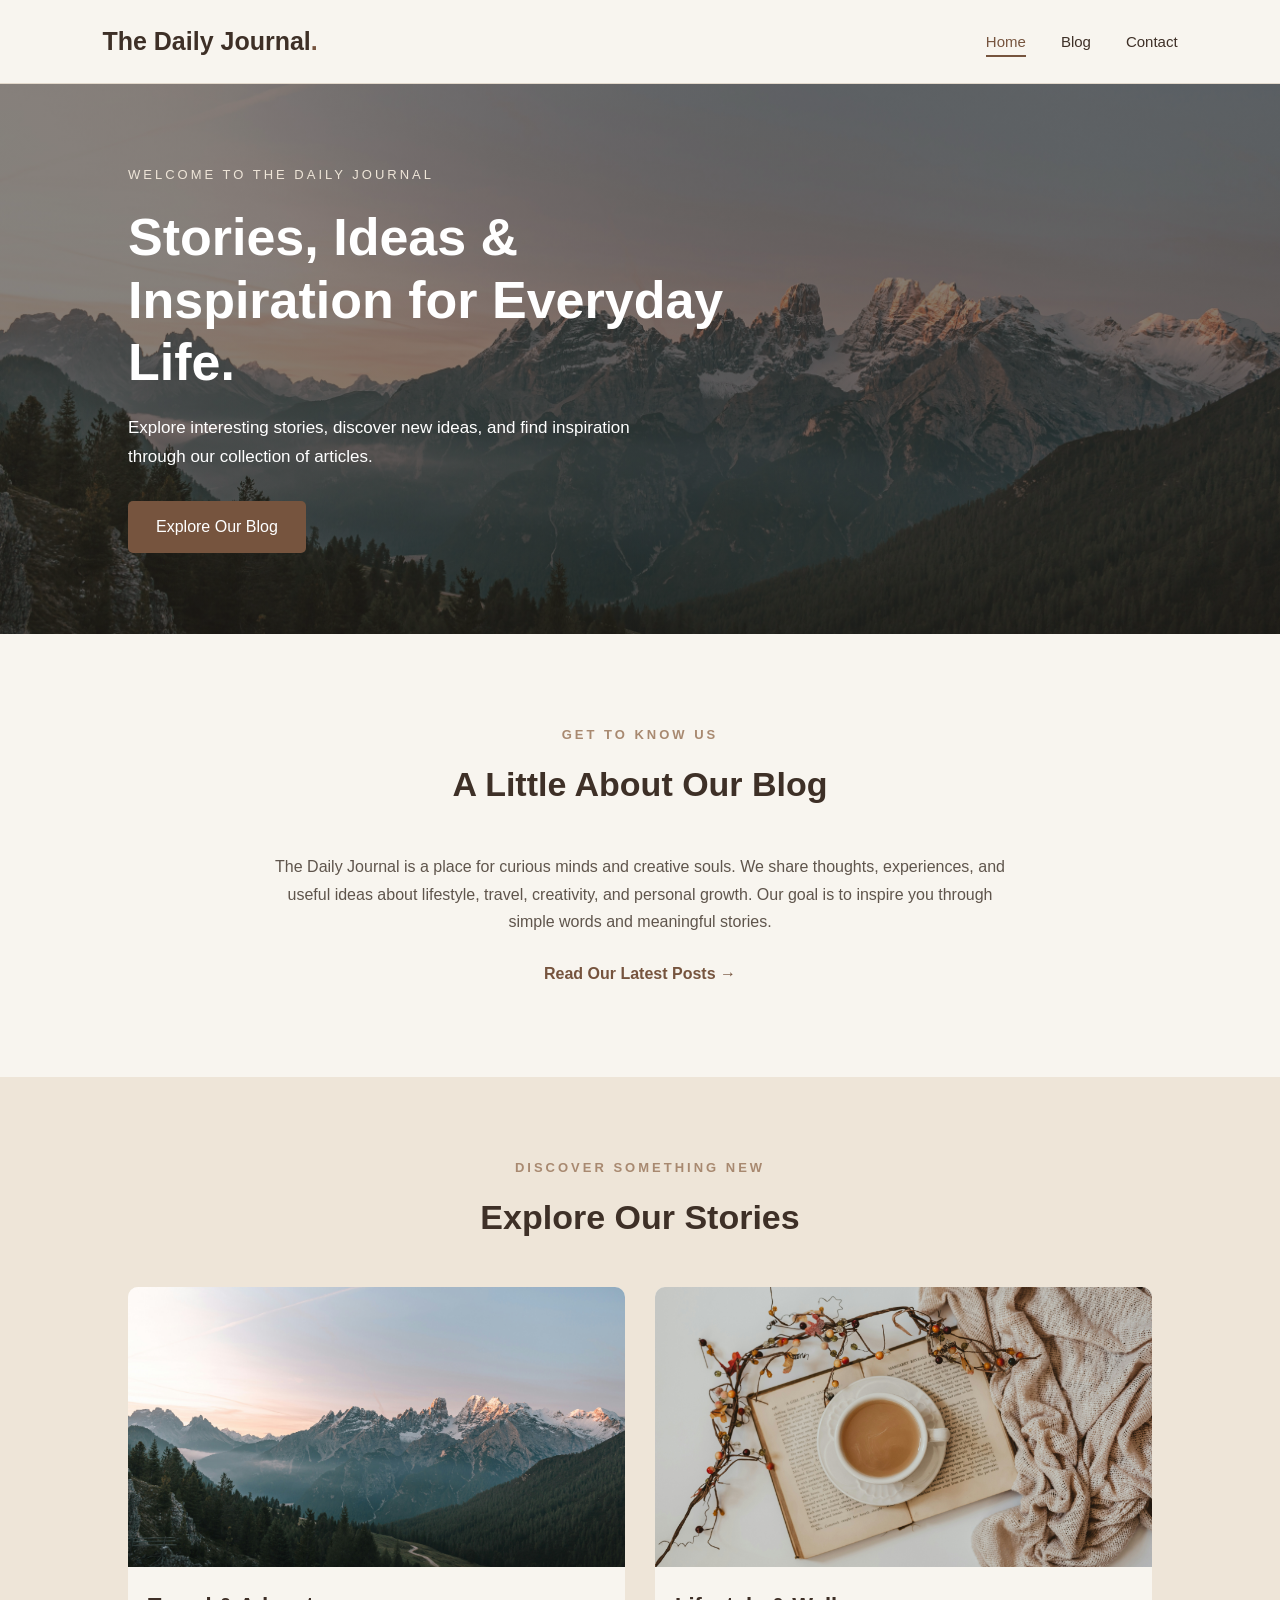
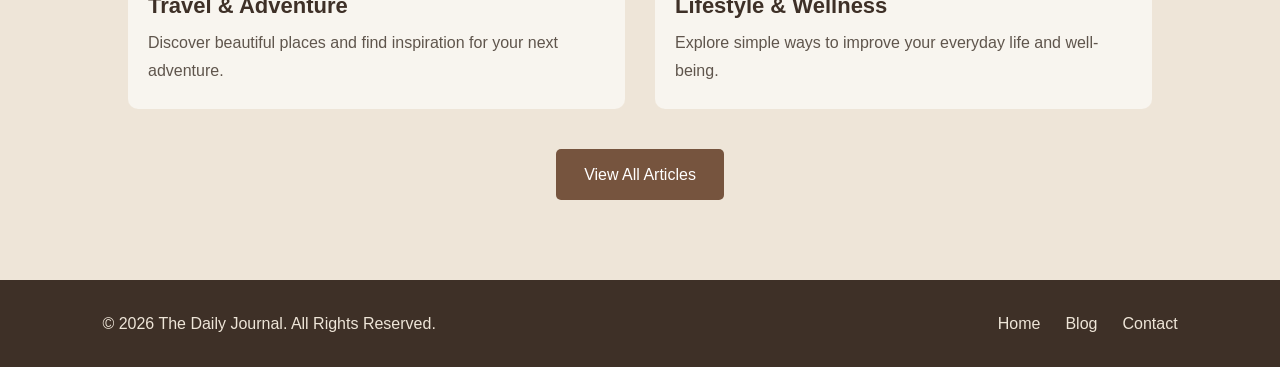
<file: index.html>
<!DOCTYPE html>
<html lang="en">

<head>
    <meta charset="UTF-8">
    <meta name="viewport" content="width=device-width, initial-scale=1.0">
    <title>Home | The Daily Journal</title>

    <link rel="stylesheet" href="style.css">
</head>

<body>

    <!-- Header -->
    <header class="header">

        <nav class="navbar">

            <a href="index.html" class="logo">The Daily Journal<span>.</span></a>

            <ul class="nav-links">
                <li><a href="index.html" class="active">Home</a></li>
                <li><a href="blog.html">Blog</a></li>
                <li><a href="contact.html">Contact</a></li>
            </ul>

        </nav>

    </header>


    <!-- Hero Section -->
    <section class="hero">

        <div class="hero-content">

            <p class="hero-subtitle">WELCOME TO THE DAILY JOURNAL</p>

            <h1>Stories, Ideas & Inspiration for Everyday Life.</h1>

            <p>
                Explore interesting stories, discover new ideas,
                and find inspiration through our collection of articles.
            </p>

            <a href="blog.html" class="btn">Explore Our Blog</a>

        </div>

    </section>


    <!-- Introduction Section -->
    <section class="intro">

        <div class="section-heading">
            <p class="subtitle">GET TO KNOW US</p>
            <h2>A Little About Our Blog</h2>
        </div>

        <p class="intro-text">
            The Daily Journal is a place for curious minds and creative souls.
            We share thoughts, experiences, and useful ideas about lifestyle,
            travel, creativity, and personal growth.

            Our goal is to inspire you through simple words and meaningful stories.
        </p>

        <a href="blog.html" class="text-link">Read Our Latest Posts →</a>

    </section>


    <!-- Featured Section -->
    <section class="featured">

        <div class="section-heading">
            <p class="subtitle">DISCOVER SOMETHING NEW</p>
            <h2>Explore Our Stories</h2>
        </div>

        <div class="featured-content">

            <div class="featured-card">
                <img src="images/img1.jpg" alt="Travel destination">

                <h3>Travel & Adventure</h3>

                <p>
                    Discover beautiful places and find inspiration
                    for your next adventure.
                </p>
            </div>

            <div class="featured-card">
                <img src="images/img2.jpg" alt="Lifestyle inspiration">

                <h3>Lifestyle & Wellness</h3>

                <p>
                    Explore simple ways to improve your everyday
                    life and well-being.
                </p>
            </div>

        </div>

        <a href="blog.html" class="btn">View All Articles</a>

    </section>


    <!-- Footer -->
    <footer class="footer">

        <p>© 2026 The Daily Journal. All Rights Reserved.</p>

        <div class="footer-links">
            <a href="index.html">Home</a>
            <a href="blog.html">Blog</a>
            <a href="contact.html">Contact</a>
        </div>

    </footer>

</body>
</html>
</file>
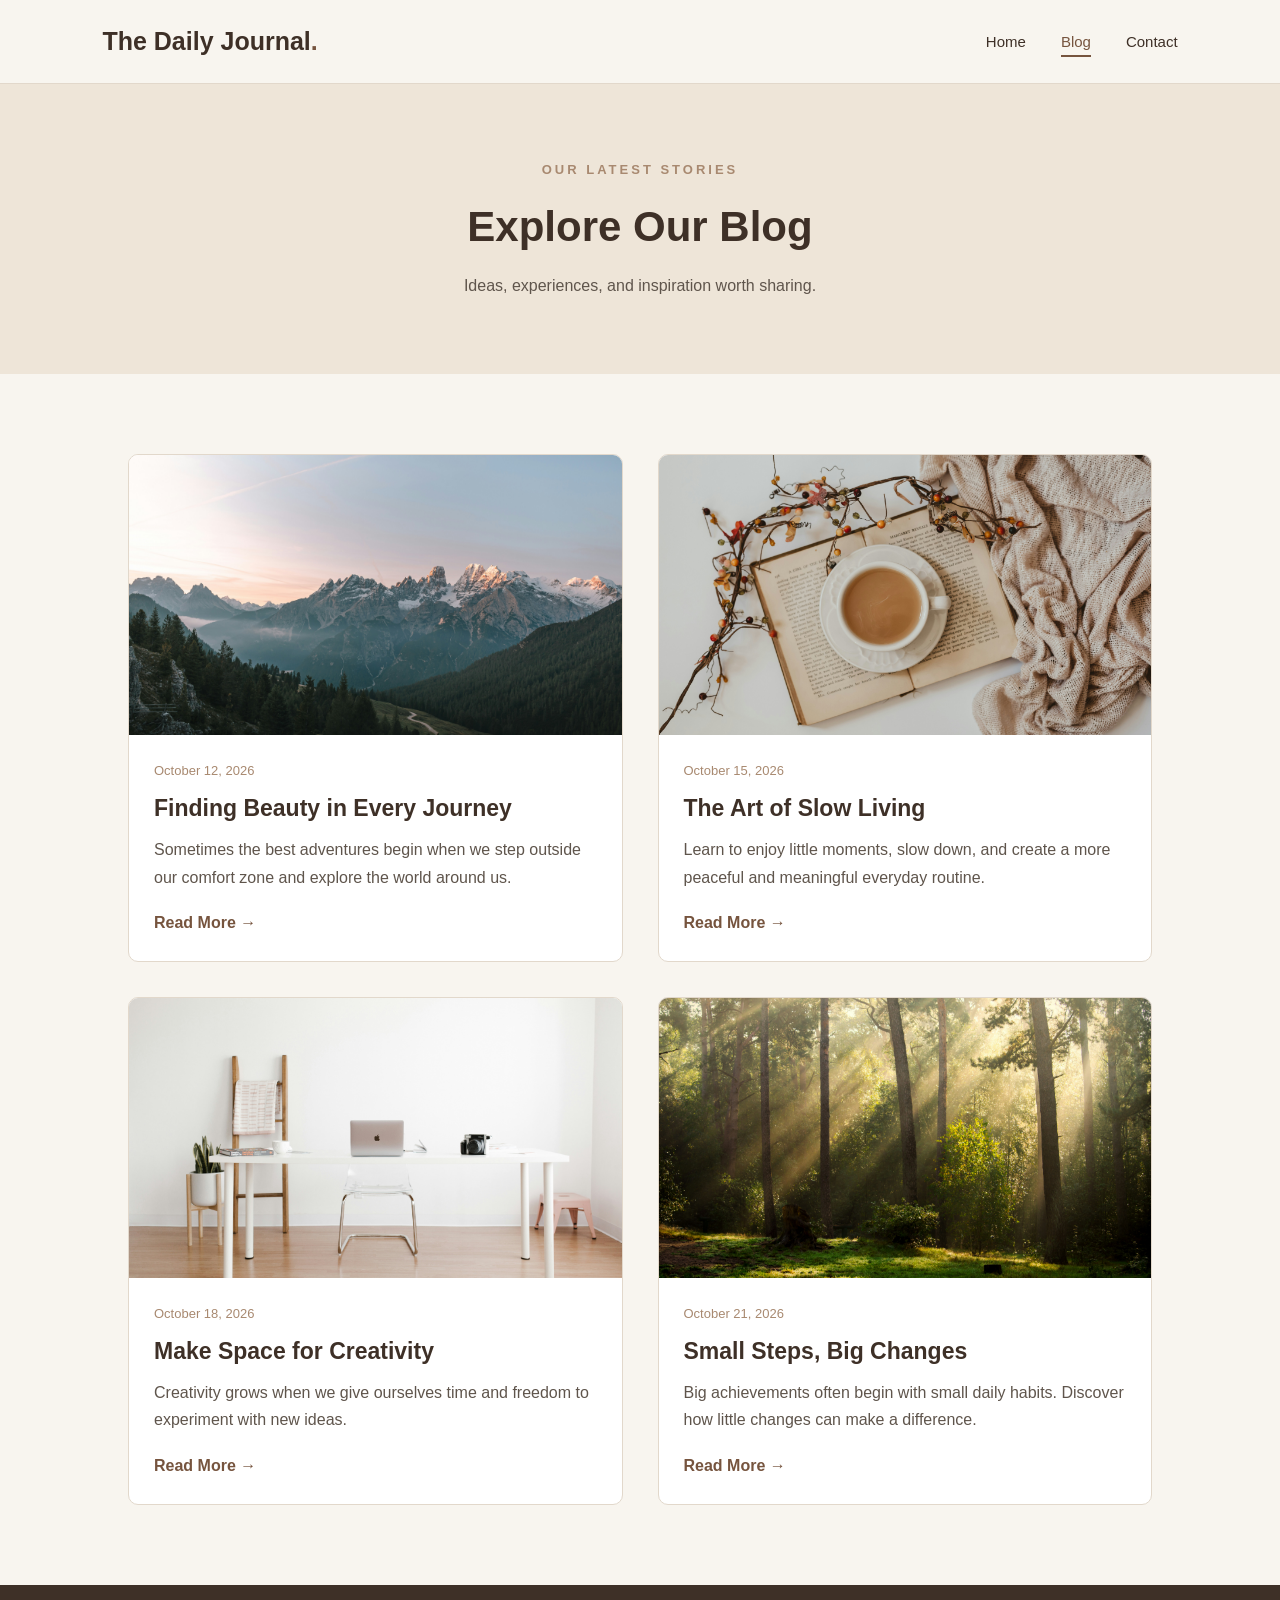
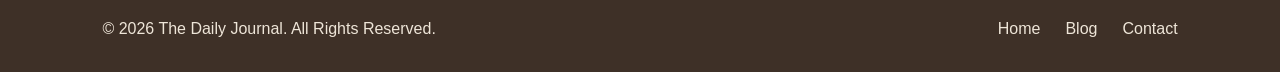
<file: blog.html>
<!DOCTYPE html>
<html lang="en">

<head>
    <meta charset="UTF-8">
    <meta name="viewport" content="width=device-width, initial-scale=1.0">
    <title>Blog | The Daily Journal</title>

    <link rel="stylesheet" href="style.css">
</head>

<body>

    <!-- Header -->
    <header class="header">

        <nav class="navbar">

            <a href="index.html" class="logo">The Daily Journal<span>.</span></a>

            <ul class="nav-links">
                <li><a href="index.html">Home</a></li>
                <li><a href="blog.html" class="active">Blog</a></li>
                <li><a href="contact.html">Contact</a></li>
            </ul>

        </nav>

    </header>


    <!-- Blog Hero -->
    <section class="page-hero">

        <p class="subtitle">OUR LATEST STORIES</p>

        <h1>Explore Our Blog</h1>

        <p>
            Ideas, experiences, and inspiration worth sharing.
        </p>

    </section>


    <!-- Blog Posts -->
    <section class="blog-section">

        <div class="blog-grid">

            <!-- Post 1 -->
            <article class="blog-card">

                <img src="images/img1.jpg" alt="Beautiful travel destination">

                <div class="blog-content">

                    <p class="blog-date">October 12, 2026</p>

                    <h2>Finding Beauty in Every Journey</h2>

                    <p>
                        Sometimes the best adventures begin when we
                        step outside our comfort zone and explore
                        the world around us.
                    </p>

                    <a href="#" class="text-link">Read More →</a>

                </div>

            </article>


            <!-- Post 2 -->
            <article class="blog-card">

                <img src="images/img2.jpg" alt="Cozy lifestyle">

                <div class="blog-content">

                    <p class="blog-date">October 15, 2026</p>

                    <h2>The Art of Slow Living</h2>

                    <p>
                        Learn to enjoy little moments, slow down,
                        and create a more peaceful and meaningful
                        everyday routine.
                    </p>

                    <a href="#" class="text-link">Read More →</a>

                </div>

            </article>


            <!-- Post 3 -->
            <article class="blog-card">

                <img src="images/img3.jpg" alt="Creative workspace">

                <div class="blog-content">

                    <p class="blog-date">October 18, 2026</p>

                    <h2>Make Space for Creativity</h2>

                    <p>
                        Creativity grows when we give ourselves
                        time and freedom to experiment with
                        new ideas.
                    </p>

                    <a href="#" class="text-link">Read More →</a>

                </div>

            </article>


            <!-- Post 4 -->
            <article class="blog-card">

                <img src="images/img4.jpg" alt="Nature and personal growth">

                <div class="blog-content">

                    <p class="blog-date">October 21, 2026</p>

                    <h2>Small Steps, Big Changes</h2>

                    <p>
                        Big achievements often begin with small
                        daily habits. Discover how little changes
                        can make a difference.
                    </p>

                    <a href="#" class="text-link">Read More →</a>

                </div>

            </article>

        </div>

    </section>


    <!-- Footer -->
    <footer class="footer">

        <p>© 2026 The Daily Journal. All Rights Reserved.</p>

        <div class="footer-links">
            <a href="index.html">Home</a>
            <a href="blog.html">Blog</a>
            <a href="contact.html">Contact</a>
        </div>

    </footer>

</body>
</html>
</file>
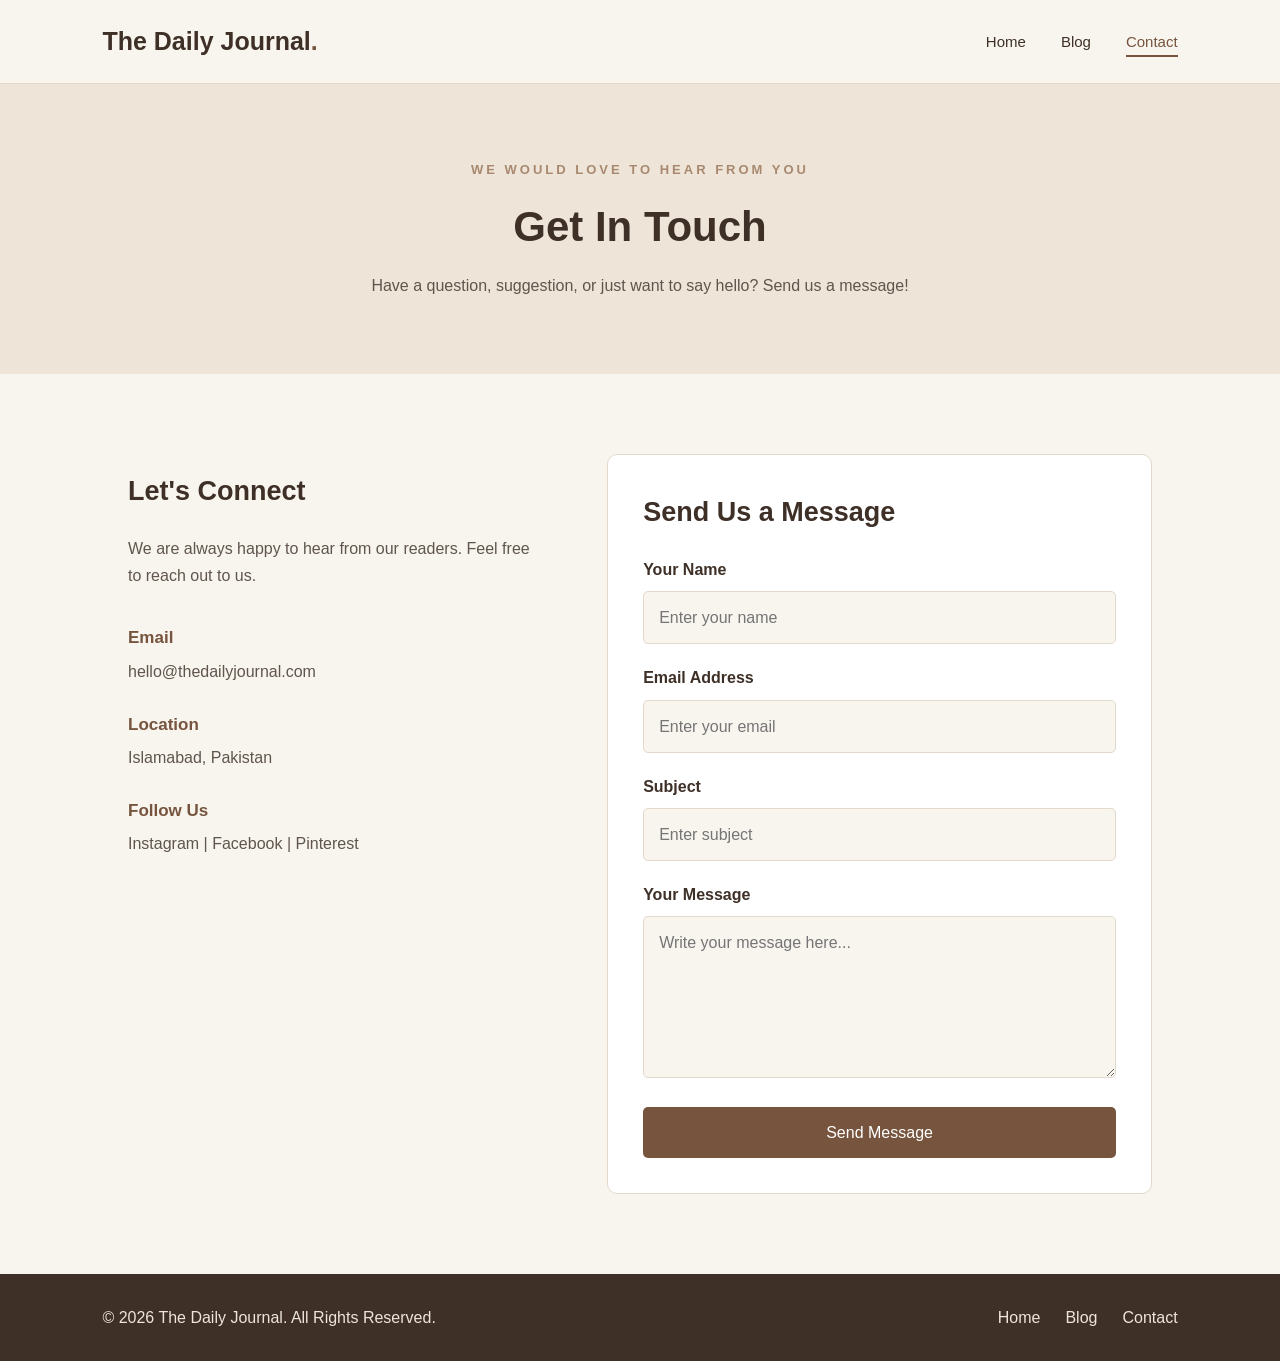
<file: contact.html>
<!DOCTYPE html>
<html lang="en">

<head>
    <meta charset="UTF-8">
    <meta name="viewport" content="width=device-width, initial-scale=1.0">
    <title>Contact | The Daily Journal</title>

    <link rel="stylesheet" href="style.css">
</head>

<body>

    <!-- Header -->
    <header class="header">

        <nav class="navbar">

            <a href="index.html" class="logo">The Daily Journal<span>.</span></a>

            <ul class="nav-links">
                <li><a href="index.html">Home</a></li>
                <li><a href="blog.html">Blog</a></li>
                <li><a href="contact.html" class="active">Contact</a></li>
            </ul>

        </nav>

    </header>


    <!-- Contact Hero -->
    <section class="page-hero">

        <p class="subtitle">WE WOULD LOVE TO HEAR FROM YOU</p>

        <h1>Get In Touch</h1>

        <p>
            Have a question, suggestion, or just want to say hello?
            Send us a message!
        </p>

    </section>


    <!-- Contact Section -->
    <section class="contact-section">

        <!-- Contact Details -->
        <div class="contact-info">

            <h2>Let's Connect</h2>

            <p>
                We are always happy to hear from our readers.
                Feel free to reach out to us.
            </p>

            <div class="contact-detail">
                <h3>Email</h3>
                <p>hello@thedailyjournal.com</p>
            </div>

            <div class="contact-detail">
                <h3>Location</h3>
                <p>Islamabad, Pakistan</p>
            </div>

            <div class="contact-detail">
                <h3>Follow Us</h3>
                <p>Instagram | Facebook | Pinterest</p>
            </div>

        </div>


        <!-- Contact Form -->
        <form class="contact-form">

            <h2>Send Us a Message</h2>

            <div class="form-group">

                <label for="name">Your Name</label>

                <input
                    type="text"
                    id="name"
                    name="name"
                    placeholder="Enter your name"
                    required
                >

            </div>


            <div class="form-group">

                <label for="email">Email Address</label>

                <input
                    type="email"
                    id="email"
                    name="email"
                    placeholder="Enter your email"
                    required
                >

            </div>


            <div class="form-group">

                <label for="subject">Subject</label>

                <input
                    type="text"
                    id="subject"
                    name="subject"
                    placeholder="Enter subject"
                    required
                >

            </div>


            <div class="form-group">

                <label for="message">Your Message</label>

                <textarea
                    id="message"
                    name="message"
                    rows="5"
                    placeholder="Write your message here..."
                    required
                ></textarea>

            </div>


            <button type="submit" class="btn">Send Message</button>

        </form>

    </section>


    <!-- Footer -->
    <footer class="footer">

        <p>© 2026 The Daily Journal. All Rights Reserved.</p>

        <div class="footer-links">
            <a href="index.html">Home</a>
            <a href="blog.html">Blog</a>
            <a href="contact.html">Contact</a>
        </div>

    </footer>

</body>
</html>
</file>
<file: style.css>
/* =========================================
   1. GLOBAL STYLES
========================================= */

* {
    margin: 0;
    padding: 0;
    box-sizing: border-box;
}

:root {
    --cream: #f8f5ef;
    --beige: #eee5d8;
    --brown: #76543e;
    --dark-brown: #3e3027;
    --light-brown: #a88970;
    --white: #ffffff;
    --text: #5f554c;
    --border: #e2d8cb;
}

html {
    scroll-behavior: smooth;
}

body {
    font-family: Arial, sans-serif;
    background-color: var(--cream);
    color: var(--text);
    line-height: 1.7;
}

a {
    text-decoration: none;
    color: inherit;
}

img {
    max-width: 100%;
    display: block;
}

button,
input,
textarea {
    font: inherit;
}


/* =========================================
   2. HEADER & NAVIGATION
========================================= */

.header {
    background-color: var(--cream);
    padding: 20px 8%;
    border-bottom: 1px solid var(--border);
    position: sticky;
    top: 0;
    z-index: 1000;
}

.navbar {
    display: flex;
    justify-content: space-between;
    align-items: center;
}

.logo {
    font-size: 25px;
    font-weight: bold;
    color: var(--dark-brown);
}

.logo span {
    color: var(--brown);
}

.nav-links {
    display: flex;
    align-items: center;
    gap: 35px;
    list-style: none;
}

.nav-links a {
    color: var(--dark-brown);
    font-size: 15px;
    transition: 0.3s;
    padding-bottom: 5px;
}

.nav-links a:hover,
.nav-links a.active {
    color: var(--brown);
    border-bottom: 2px solid var(--brown);
}


/* =========================================
   3. COMMON BUTTON
========================================= */

.btn {
    display: inline-block;
    background-color: var(--brown);
    color: var(--white);
    padding: 12px 28px;
    border-radius: 5px;
    border: none;
    cursor: pointer;
    transition: 0.3s;
}

.btn:hover {
    background-color: var(--dark-brown);
    transform: translateY(-3px);
}


/* =========================================
   4. HOME PAGE HERO
========================================= */

.hero {
    min-height: 550px;
    background:
        linear-gradient(rgba(35, 27, 21, 0.55),
        rgba(35, 27, 21, 0.55)),
        url("images/img1.jpg");

    background-size: cover;
    background-position: center;
    display: flex;
    align-items: center;
    padding: 80px 10%;
}

.hero-content {
    max-width: 650px;
    color: var(--white);
}

.hero-subtitle {
    font-size: 13px;
    letter-spacing: 3px;
    margin-bottom: 20px;
    color: var(--beige);
}

.hero-content h1 {
    font-size: 52px;
    line-height: 1.2;
    margin-bottom: 20px;
}

.hero-content > p:not(.hero-subtitle) {
    font-size: 17px;
    margin-bottom: 30px;
    max-width: 550px;
}


/* =========================================
   5. SECTION HEADINGS
========================================= */

.section-heading {
    text-align: center;
    margin-bottom: 40px;
}

.subtitle {
    color: var(--light-brown);
    font-size: 13px;
    letter-spacing: 3px;
    font-weight: bold;
    margin-bottom: 10px;
}

.section-heading h2 {
    font-size: 34px;
    color: var(--dark-brown);
}


/* =========================================
   6. INTRODUCTION SECTION
========================================= */

.intro {
    padding: 90px 15%;
    text-align: center;
}

.intro-text {
    max-width: 750px;
    margin: 0 auto 25px;
    font-size: 16px;
}

.text-link {
    color: var(--brown);
    font-weight: bold;
    display: inline-block;
    transition: 0.3s;
}

.text-link:hover {
    color: var(--dark-brown);
    transform: translateX(5px);
}


/* =========================================
   7. FEATURED SECTION
========================================= */

.featured {
    padding: 80px 10%;
    background-color: var(--beige);
    text-align: center;
}

.featured-content {
    display: grid;
    grid-template-columns: repeat(2, 1fr);
    gap: 30px;
    margin-bottom: 40px;
}

.featured-card {
    background-color: var(--cream);
    border-radius: 10px;
    overflow: hidden;
    text-align: left;
    transition: 0.3s;
}

.featured-card:hover {
    transform: translateY(-7px);
}

.featured-card img {
    width: 100%;
    height: 280px;
    object-fit: cover;
}

.featured-card h3 {
    color: var(--dark-brown);
    font-size: 22px;
    margin: 20px 20px 5px;
}

.featured-card p {
    margin: 0 20px 25px;
}


/* =========================================
   8. INNER PAGE HERO
   (BLOG & CONTACT)
========================================= */

.page-hero {
    background-color: var(--beige);
    padding: 75px 10%;
    text-align: center;
}

.page-hero h1 {
    color: var(--dark-brown);
    font-size: 42px;
    margin-bottom: 10px;
}

.page-hero > p:last-child {
    max-width: 600px;
    margin: 0 auto;
}


/* =========================================
   9. BLOG PAGE
========================================= */

.blog-section {
    padding: 80px 10%;
}

.blog-grid {
    display: grid;
    grid-template-columns: repeat(2, 1fr);
    gap: 35px;
}

.blog-card {
    background-color: var(--white);
    border-radius: 10px;
    overflow: hidden;
    border: 1px solid var(--border);
    transition: 0.3s;
}

.blog-card:hover {
    transform: translateY(-6px);
    box-shadow: 0 10px 25px rgba(62, 48, 39, 0.1);
}

.blog-card img {
    width: 100%;
    height: 280px;
    object-fit: cover;
}

.blog-content {
    padding: 25px;
}

.blog-date {
    color: var(--light-brown);
    font-size: 13px;
    margin-bottom: 10px;
}

.blog-content h2 {
    color: var(--dark-brown);
    font-size: 23px;
    line-height: 1.4;
    margin-bottom: 12px;
}

.blog-content > p:not(.blog-date) {
    margin-bottom: 18px;
}


/* =========================================
   10. CONTACT PAGE
========================================= */

.contact-section {
    padding: 80px 10%;
    display: grid;
    grid-template-columns: 1fr 1.3fr;
    gap: 60px;
    align-items: start;
}

.contact-info {
    padding-top: 15px;
}

.contact-info h2,
.contact-form h2 {
    color: var(--dark-brown);
    font-size: 27px;
    margin-bottom: 20px;
}

.contact-info > p {
    margin-bottom: 35px;
}

.contact-detail {
    margin-bottom: 25px;
}

.contact-detail h3 {
    color: var(--brown);
    font-size: 17px;
    margin-bottom: 5px;
}


/* Contact Form */

.contact-form {
    background-color: var(--white);
    padding: 35px;
    border: 1px solid var(--border);
    border-radius: 10px;
}

.form-group {
    margin-bottom: 20px;
}

.form-group label {
    display: block;
    color: var(--dark-brown);
    font-weight: bold;
    margin-bottom: 8px;
}

.form-group input,
.form-group textarea {
    width: 100%;
    padding: 12px 15px;
    border: 1px solid var(--border);
    border-radius: 5px;
    outline: none;
    background-color: var(--cream);
    color: var(--dark-brown);
    transition: 0.3s;
}

.form-group input:focus,
.form-group textarea:focus {
    border-color: var(--brown);
}

.form-group textarea {
    resize: vertical;
    min-height: 130px;
}

.contact-form .btn {
    width: 100%;
}


/* =========================================
   11. FOOTER
========================================= */

.footer {
    background-color: var(--dark-brown);
    color: var(--beige);
    padding: 30px 8%;
    display: flex;
    justify-content: space-between;
    align-items: center;
    gap: 20px;
}

.footer-links {
    display: flex;
    gap: 25px;
}

.footer-links a {
    transition: 0.3s;
}

.footer-links a:hover {
    color: var(--white);
}


/* =========================================
   12. RESPONSIVE DESIGN
========================================= */

/* Tablets */

@media (max-width: 900px) {

    .header {
        padding: 20px 5%;
    }

    .hero-content h1 {
        font-size: 42px;
    }

    .intro {
        padding: 70px 8%;
    }

    .featured,
    .blog-section {
        padding: 65px 6%;
    }

    .contact-section {
        padding: 65px 6%;
        gap: 30px;
    }

}


/* Mobile Phones */

@media (max-width: 600px) {

    /* Navigation */

    .header {
        padding: 18px 5%;
    }

    .navbar {
        flex-direction: column;
        gap: 15px;
    }

    .logo {
        font-size: 23px;
    }

    .nav-links {
        gap: 25px;
    }

    .nav-links a {
        font-size: 14px;
    }


    /* Hero */

    .hero {
        min-height: 480px;
        padding: 60px 7%;
    }

    .hero-content h1 {
        font-size: 35px;
    }

    .hero-content > p:not(.hero-subtitle) {
        font-size: 15px;
    }


    /* Introduction */

    .intro {
        padding: 60px 7%;
    }

    .section-heading h2 {
        font-size: 27px;
    }


    /* Featured */

    .featured {
        padding: 60px 7%;
    }

    .featured-content {
        grid-template-columns: 1fr;
        gap: 25px;
    }

    .featured-card img {
        height: 230px;
    }


    /* Inner Page Hero */

    .page-hero {
        padding: 55px 7%;
    }

    .page-hero h1 {
        font-size: 32px;
    }


    /* Blog */

    .blog-section {
        padding: 55px 6%;
    }

    .blog-grid {
        grid-template-columns: 1fr;
        gap: 25px;
    }

    .blog-card img {
        height: 230px;
    }

    .blog-content {
        padding: 20px;
    }

    .blog-content h2 {
        font-size: 21px;
    }


    /* Contact */

    .contact-section {
        grid-template-columns: 1fr;
        padding: 55px 6%;
        gap: 35px;
    }

    .contact-form {
        padding: 25px 20px;
    }


    /* Footer */

    .footer {
        flex-direction: column;
        text-align: center;
        padding: 30px 5%;
    }

    .footer-links {
        gap: 20px;
    }

}
</file>
